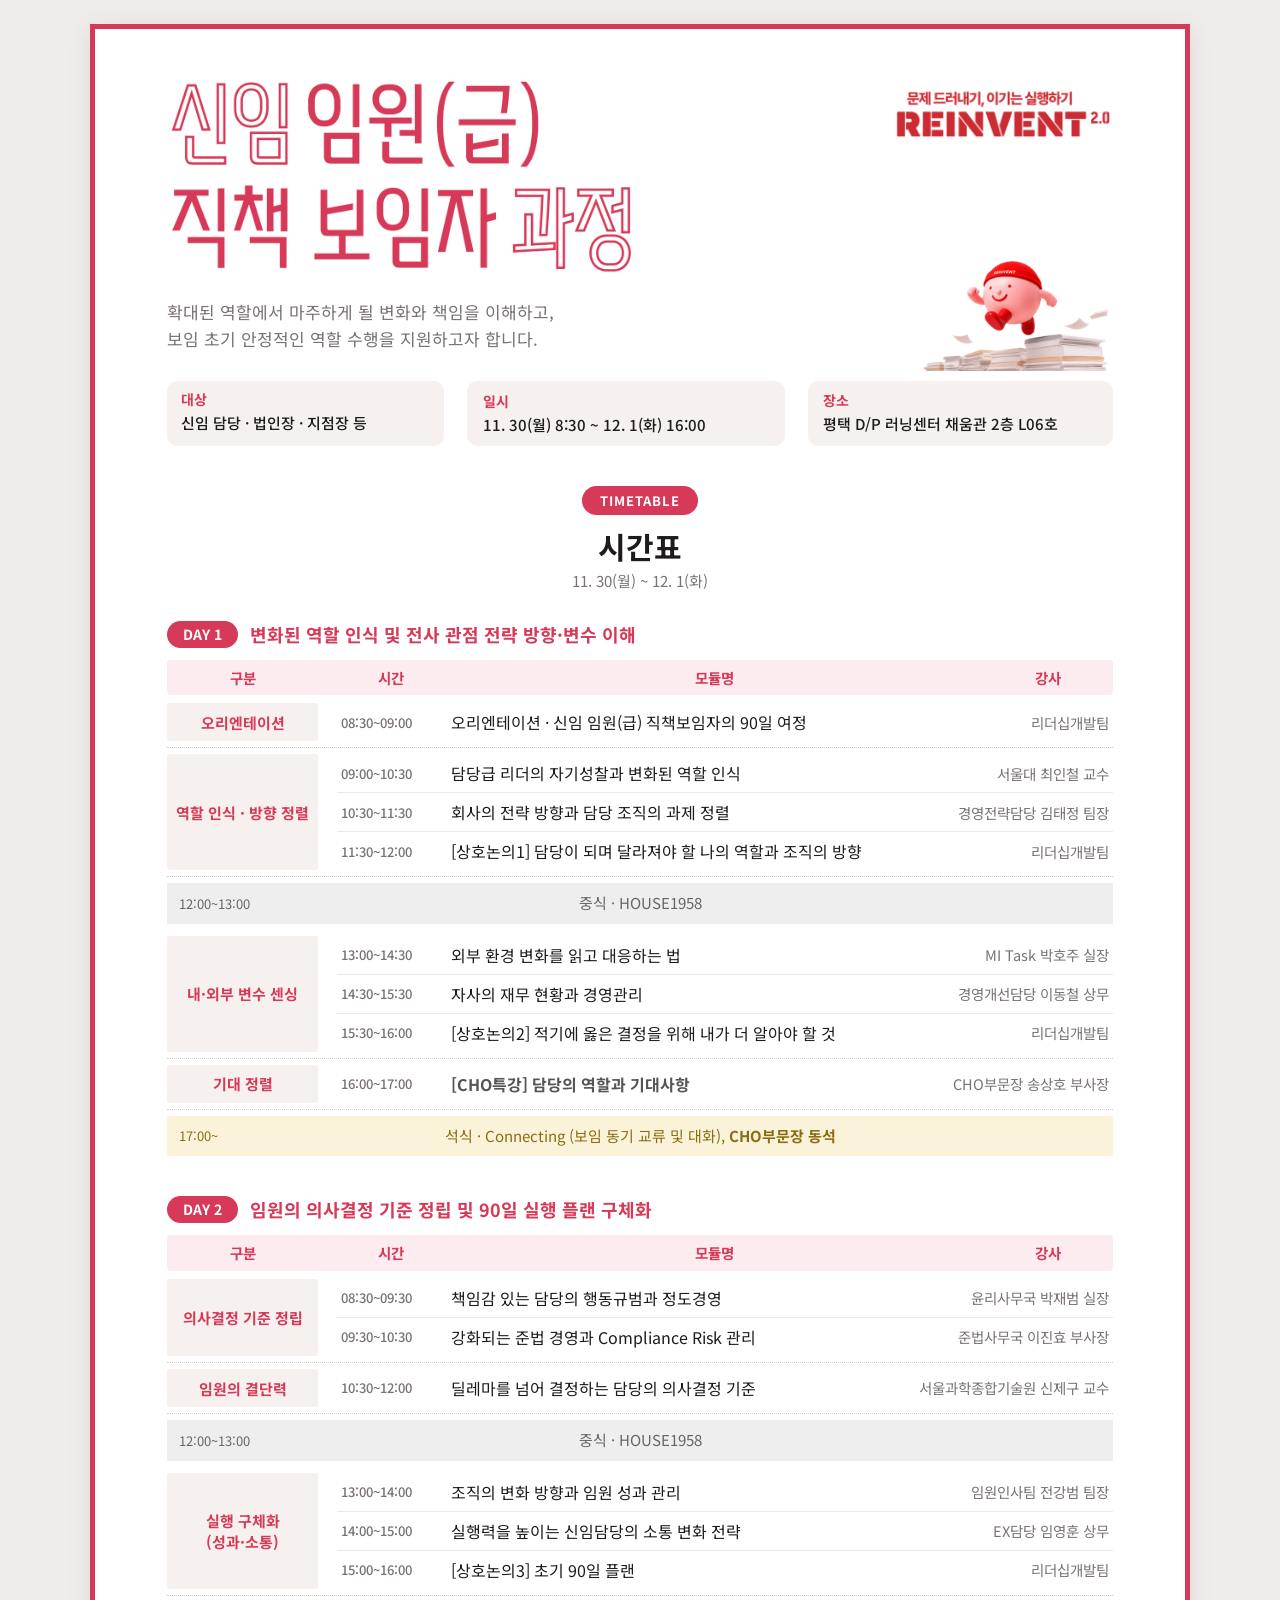
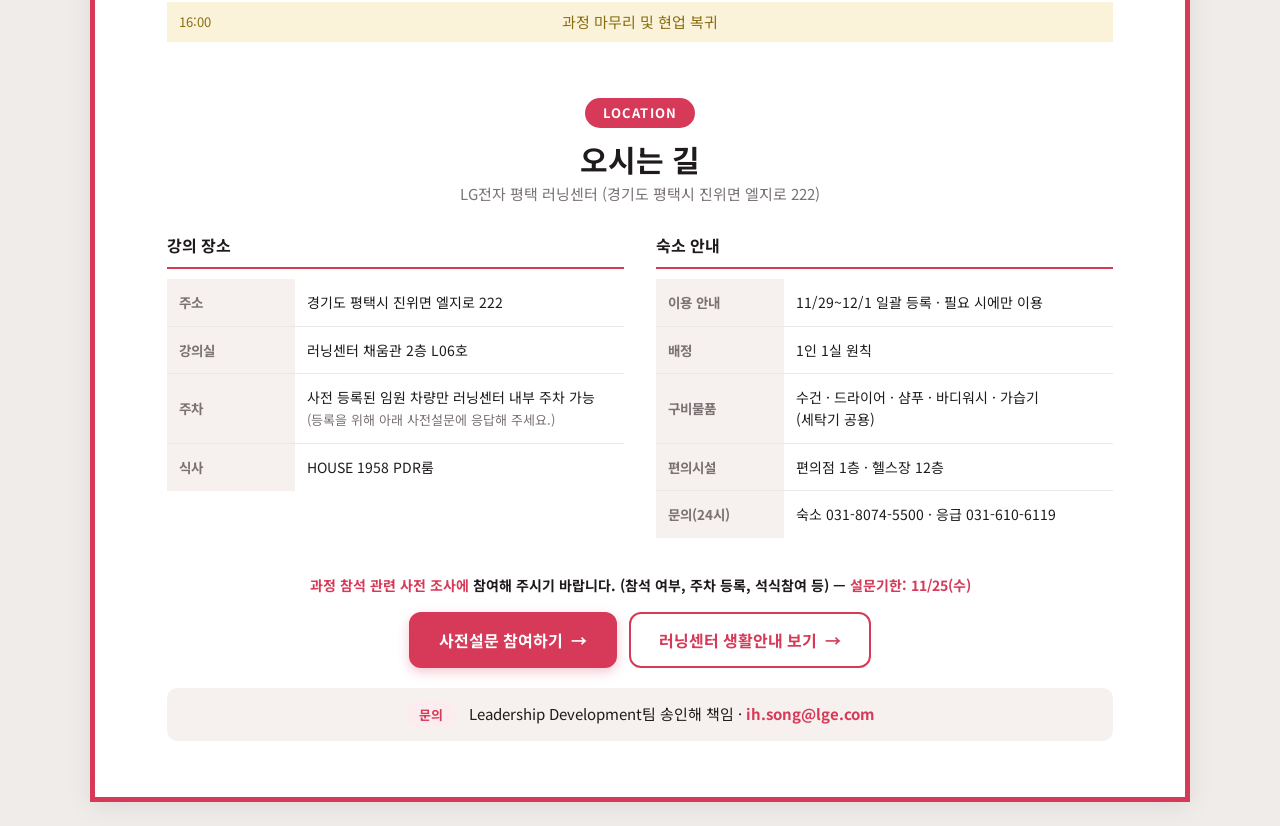
<file: NEL27/index.html>
<!doctype html>
<html lang="ko"><head><meta charset="utf-8">
<meta name="viewport" content="width=device-width,initial-scale=1">
<title>신임 임원(급) 직책 보임자 과정</title>
<link href="https://fonts.googleapis.com/css2?family=Noto+Sans+KR:wght@400;500;700&display=swap" rel="stylesheet">
<style>
:root{--acc:#d63a58;--chip-l:#fdecef;--soft:#f6f1ef;--meal:#fbf3d9;--mealink:#8a6d12;--ink:#1f1b1c;--mute:#7a7274;--line:#ece6e4;--dot:#d5cdca}
*{box-sizing:border-box}
body{margin:0;background:#efecea;color:var(--ink);font-family:'Noto Sans KR','Malgun Gothic',system-ui,sans-serif;line-height:1.5;word-break:keep-all;padding:24px 12px}
.page{max-width:1100px;margin:0 auto;background:#fff;border:5px solid var(--acc);padding:clamp(24px,3.6vw,48px) clamp(20px,6vw,72px) clamp(28px,4.6vw,56px);box-shadow:0 4px 24px rgba(0,0,0,.08)}
/* header */
.head{display:grid;grid-template-columns:1fr auto;grid-template-areas:"title side" "lead side";column-gap:24px;align-items:start}
.head .title{grid-area:title;width:min(100%,470px);height:auto;display:block}
.head .lead{grid-area:lead;margin:18px 0 0;color:var(--mute);font-size:clamp(12.5px,1.7vw,17px);line-height:1.6}
.head .side{grid-area:side;width:clamp(96px,22vw,230px);display:flex;flex-direction:column;align-items:flex-end;justify-content:space-between;gap:10px;align-self:stretch;margin-bottom:-18px}
.head .side img{width:100%;height:auto;display:block}
.head .side .mascot{width:88%}
/* info */
.info{display:grid;grid-template-columns:1fr 1.15fr 1.1fr;gap:2.4%;margin:28px 0 40px}
.info div{background:var(--soft);border-radius:10px;padding:3.2% 5%}
.info dt{color:var(--acc);font-weight:700;font-size:clamp(11px,1.7vw,14px)}
.info dd{margin:2px 0 0;font-weight:500;font-size:clamp(11px,1.4vw,15px);line-height:1.45;white-space:nowrap}
/* day */
.day{margin-bottom:40px}
.tt .sec-head{margin-bottom:28px}
.dayhead{display:flex;align-items:center;gap:12px;margin-bottom:12px}
.pill{background:var(--acc);color:#fff;font-weight:700;font-size:clamp(11px,1.8vw,14px);border-radius:999px;padding:3px 16px;white-space:nowrap}
.theme{color:var(--acc);font-weight:700;font-size:clamp(12px,1.7vw,18px)}
.mark{margin:6px 0 8px;text-align:right;color:var(--acc);font-weight:500;font-size:clamp(11px,1.7vw,14px)}
.grp{display:grid;grid-template-columns:16% 1fr;gap:2%;padding:6px 0;border-bottom:1.5px dotted var(--dot)}
.grp:last-child{border-bottom:0}
.grp h3{margin:0;background:var(--soft);color:var(--acc);font-weight:700;font-size:clamp(11px,1.5vw,15px);display:flex;align-items:center;justify-content:center;text-align:center;line-height:1.4;padding:6px;border-radius:2px}
ul{list-style:none;margin:0;padding:0}
li{display:flex;justify-content:space-between;align-items:center;gap:10px;padding:7px 4px;border-top:1px solid var(--line);font-size:clamp(11.5px,1.6vw,16px)}
li:first-child{border-top:0}
li .t{flex:none;width:clamp(70px,9.4vw,100px);color:var(--mute);font-weight:500;font-size:clamp(10.5px,1.3vw,13px);white-space:nowrap}
li .n{flex:1}
li .w{color:var(--mute);font-size:clamp(11px,1.5vw,14.5px);text-align:right;white-space:nowrap;flex:none}
.chip{display:inline-block;font-size:clamp(10px,1.5vw,12px);font-weight:700;padding:1px 9px;border-radius:999px;margin-left:7px;vertical-align:1px;white-space:nowrap}
li.cho .n{font-weight:700;color:#555}
.chip.ts{background:var(--acc);color:#fff}
.chip.sp{background:var(--chip-l);color:var(--acc);font-weight:500}
.band{background:var(--meal);color:var(--mealink);font-weight:700;display:grid;grid-template-columns:100px 1fr 100px;align-items:center;text-align:center;padding:9px 12px;margin:6px 0;font-size:clamp(12px,2vw,15px)}
.thead{display:grid;grid-template-columns:16% 1fr;gap:2%;margin-bottom:2px;background:var(--chip-l);color:var(--acc);font-weight:700;font-size:clamp(11px,1.45vw,14.5px);border-radius:4px;padding:7px 0}
.thead .hc{text-align:center}
.thead .hr{display:flex;gap:10px;padding:0 4px}
.thead .t{flex:none;width:clamp(70px,9.4vw,100px);text-align:center} .thead .n{flex:1;text-align:center} .thead .w{flex:none;width:clamp(96px,15vw,122px);text-align:center}
.band.dinner,.band.dinner .bt,.band.dinner .bx{font-weight:400}
.band.dinner strong{font-weight:700}
.band.closing,.band.closing .bt,.band.closing .bx{font-weight:400}
.band.lunch{background:#eeeeee;color:#666666}
.band.lunch,.band.lunch .bt,.band.lunch .bx{font-weight:400}
.band .bt{text-align:left;font-size:clamp(11px,1.7vw,13px)}
.endnote{margin:8px 0 0;text-align:right;color:var(--acc);font-weight:500;font-size:clamp(11px,1.7vw,14px)}
@media(max-width:560px){
  .thead{display:none}
  body{padding:0} .page{border-width:4px;box-shadow:none}
  .grp{grid-template-columns:1fr;gap:0}
  .grp h3{justify-content:flex-start;padding:6px 10px;margin-bottom:2px}
  li{flex-direction:column;align-items:flex-start;gap:2px}
  li .t{width:auto;font-size:12px} li .n{flex:none} li .w{text-align:left;white-space:normal}
  .band{grid-template-columns:1fr;gap:2px;text-align:center} .band .bt{text-align:center}

  .dayhead{flex-wrap:wrap;gap:6px}
  .info{grid-template-columns:1fr;gap:8px} .info div{padding:10px 14px} .info dd{font-size:13px;white-space:normal}
  .head .side{justify-content:flex-start;align-self:start;margin-bottom:0}
  .head{grid-template-areas:"title side" "lead lead"} .head .lead{margin-top:10px}
}

.sec{margin-top:56px}
.sec-head{text-align:center;margin:0 0 28px}
.sec-pill{display:inline-block;background:var(--acc);color:#fff;font-weight:700;font-size:13px;letter-spacing:.08em;padding:5px 18px;border-radius:999px}
.sec-title{font-size:clamp(22px,3vw,30px);font-weight:700;margin:12px 0 4px;line-height:1.3}
.sec-sub{margin:0;color:var(--mute);font-size:clamp(12.5px,1.6vw,15px)}
.loc-grid{display:grid;grid-template-columns:1fr 1fr;gap:32px}
.loc-col h3{margin:0 0 10px;padding-bottom:10px;border-bottom:2px solid var(--acc);font-size:clamp(14px,1.7vw,16px)}
.loc-col dl{margin:0}
.loc-col .r{display:grid;grid-template-columns:clamp(96px,10vw,132px) 1fr;border-bottom:1px solid var(--line)}
.loc-col .r:last-child{border-bottom:0}
.loc-col dt{background:var(--soft);color:var(--mute);font-weight:700;font-size:clamp(12px,1.3vw,13.5px);padding:12px 12px;display:flex;align-items:center;white-space:nowrap}
.loc-col dd{align-self:center;margin:0;padding:12px 12px;font-size:clamp(12.5px,1.3vw,14px);line-height:1.6}
.warn{color:var(--acc);font-weight:700}
.park-note{color:var(--mute);font-size:.93em}
.notice{text-align:center;margin:36px 0 0;font-weight:700;line-height:1.6;font-size:clamp(11px,1.35vw,14px);white-space:nowrap}
.notice .hl{color:var(--acc)}
.actions{display:flex;justify-content:center;gap:12px;flex-wrap:wrap;margin:16px 0 20px}
.btn{display:inline-flex;align-items:center;gap:8px;padding:14px 28px;border-radius:12px;border:2px solid var(--acc);color:var(--acc);background:#fff;font-weight:700;font-size:clamp(14px,1.7vw,16px);text-decoration:none;cursor:pointer;transition:transform .15s,box-shadow .15s}
.btn:hover{transform:translateY(-1px);box-shadow:0 6px 16px rgba(214,58,88,.22)}
.btn.primary{background:var(--acc);color:#fff;box-shadow:0 4px 12px rgba(214,58,88,.28)}
.btn:focus-visible{outline:3px solid #f2b6c2;outline-offset:2px}
.contact{display:flex;align-items:center;justify-content:center;gap:14px;flex-wrap:wrap;background:var(--soft);border-radius:10px;padding:14px 20px;text-align:center}
.contact .ct{background:var(--chip-l);color:var(--acc);font-weight:700;font-size:13px;padding:3px 12px;border-radius:999px}
.contact p{margin:0;font-size:clamp(13px,1.6vw,15px)}
.contact a{color:var(--acc);font-weight:700;text-decoration:none}
.contact a:hover{text-decoration:underline}
.overlay{position:fixed;inset:0;background:rgba(20,15,16,.4);opacity:0;pointer-events:none;transition:opacity .25s;z-index:900}
.overlay.open{opacity:1;pointer-events:auto}
.drawer{position:fixed;top:0;right:0;height:100%;width:max(50vw,480px);max-width:100vw;background:#fff;box-shadow:-8px 0 32px rgba(0,0,0,.22);transform:translateX(100%);visibility:hidden;transition:transform .3s ease,visibility 0s linear .3s;z-index:1000;display:flex;flex-direction:column}
.drawer.open{transform:translateX(0);visibility:visible;transition:transform .3s ease}
.d-head{display:flex;align-items:center;justify-content:space-between;gap:12px;padding:12px 16px;border-bottom:1px solid var(--line);font-size:15px}
.d-tools{display:flex;align-items:center;gap:14px}
.d-tools a{color:var(--acc);font-weight:700;font-size:13px;text-decoration:none;white-space:nowrap}
.d-tools a:hover{text-decoration:underline}
.d-tools button{border:0;background:var(--soft);width:34px;height:34px;border-radius:50%;font-size:16px;cursor:pointer;color:var(--ink)}
.d-tools button:hover{background:var(--chip-l);color:var(--acc)}
.drawer iframe{flex:1;width:100%;border:0;background:#fff}
.d-foot{margin:0;padding:8px 16px;font-size:12px;color:var(--mute);background:var(--soft);text-align:center}
@media(max-width:700px){.notice{white-space:normal;font-size:12.5px}.loc-grid{grid-template-columns:1fr;gap:28px}.drawer{width:100vw}.sec{margin-top:44px}.btn{width:100%;justify-content:center}}
@media print{.overlay,.drawer{display:none}}

@media print{body{background:#fff;padding:0}.page{box-shadow:none;max-width:none;border-width:4px}@page{size:A4;margin:0}}
</style></head>
<body><main class="page">
  <div class="head">
    <img class="title" alt="신임 임원(급) 직책 보임자 과정" src="[data-uri]">
    <p class="lead">확대된 역할에서 마주하게 될 변화와 책임을 이해하고,<br>보임 초기 안정적인 역할 수행을 지원하고자 합니다.</p>
    <div class="side">
      <img class="logo" alt="REINVENT 2.0 문제 드러내기, 이기는 실행하기" src="[data-uri]">
      <img class="mascot" alt="" src="[data-uri]">
    </div>
  </div>
  <dl class="info">
    <div><dt>대상</dt><dd>신임 담당 · 법인장 · 지점장 등</dd></div>
    <div><dt>일시</dt><dd>11. 30(월) 8:30 ~ 12. 1(화) 16:00</dd></div>
    <div><dt>장소</dt><dd>평택 D/P 러닝센터 채움관 2층 L06호</dd></div>
  </dl>
  <section class="tt"><div class="sec-head"><span class="sec-pill">TIMETABLE</span><h2 class="sec-title">시간표</h2><p class="sec-sub">11. 30(월) ~ 12. 1(화)</p></div>
  <section class="day">
  <div class="dayhead"><span class="pill">DAY 1</span><span class="theme">변화된 역할 인식 및 전사 관점 전략 방향·변수 이해</span></div>
  <div class="thead"><span class="hc">구분</span><div class="hr"><span class="t">시간</span><span class="n">모듈명</span><span class="w">강사</span></div></div>
  <div class="grp"><h3>오리엔테이션</h3><ul><li class=""><span class="t">08:30~09:00</span><span class="n">오리엔테이션 · 신임 임원(급) 직책보임자의 90일 여정</span><span class="w">리더십개발팀</span></li></ul></div><div class="grp"><h3>역할 인식 · 방향 정렬</h3><ul><li class=""><span class="t">09:00~10:30</span><span class="n">담당급 리더의 자기성찰과 변화된 역할 인식</span><span class="w">서울대 최인철 교수</span></li><li class=""><span class="t">10:30~11:30</span><span class="n">회사의 전략 방향과 담당 조직의 과제 정렬</span><span class="w">경영전략담당 김태정 팀장</span></li><li class=""><span class="t">11:30~12:00</span><span class="n">[상호논의1] 담당이 되며 달라져야 할 나의 역할과 조직의 방향</span><span class="w">리더십개발팀</span></li></ul></div><div class="band lunch"><span class="bt">12:00~13:00</span><span class="bx">중식 · HOUSE1958</span></div><div class="grp"><h3>내·외부 변수 센싱</h3><ul><li class=""><span class="t">13:00~14:30</span><span class="n">외부 환경 변화를 읽고 대응하는 법</span><span class="w">MI Task 박호주 실장</span></li><li class=""><span class="t">14:30~15:30</span><span class="n">자사의 재무 현황과 경영관리</span><span class="w">경영개선담당 이동철 상무</span></li><li class=""><span class="t">15:30~16:00</span><span class="n">[상호논의2] 적기에 옳은 결정을 위해 내가 더 알아야 할 것</span><span class="w">리더십개발팀</span></li></ul></div><div class="grp"><h3>기대 정렬</h3><ul><li class="cho"><span class="t">16:00~17:00</span><span class="n">[CHO특강] 담당의 역할과 기대사항</span><span class="w">CHO부문장 송상호 부사장</span></li></ul></div>
  <div class="band dinner"><span class="bt">17:00~</span><span class="bx">석식 · Connecting (보임 동기 교류 및 대화), <strong>CHO부문장 동석</strong></span></div>
  
</section>
  <section class="day">
  <div class="dayhead"><span class="pill">DAY 2</span><span class="theme">임원의 의사결정 기준 정립 및 90일 실행 플랜 구체화</span></div>
  <div class="thead"><span class="hc">구분</span><div class="hr"><span class="t">시간</span><span class="n">모듈명</span><span class="w">강사</span></div></div>
  <div class="grp"><h3>의사결정 기준 정립</h3><ul><li class=""><span class="t">08:30~09:30</span><span class="n">책임감 있는 담당의 행동규범과 정도경영</span><span class="w">윤리사무국 박재범 실장</span></li><li class=""><span class="t">09:30~10:30</span><span class="n">강화되는 준법 경영과 Compliance Risk 관리</span><span class="w">준법사무국 이진효 부사장</span></li></ul></div><div class="grp"><h3>임원의 결단력</h3><ul><li class=""><span class="t">10:30~12:00</span><span class="n">딜레마를 넘어 결정하는 담당의 의사결정 기준</span><span class="w">서울과학종합기술원 신제구 교수</span></li></ul></div><div class="band lunch"><span class="bt">12:00~13:00</span><span class="bx">중식 · HOUSE1958</span></div><div class="grp"><h3>실행 구체화<br>(성과·소통)</h3><ul><li class=""><span class="t">13:00~14:00</span><span class="n">조직의 변화 방향과 임원 성과 관리</span><span class="w">임원인사팀 전강범 팀장</span></li><li class=""><span class="t">14:00~15:00</span><span class="n">실행력을 높이는 신임담당의 소통 변화 전략</span><span class="w">EX담당 임영훈 상무</span></li><li class=""><span class="t">15:00~16:00</span><span class="n">[상호논의3] 초기 90일 플랜</span><span class="w">리더십개발팀</span></li></ul></div>
  <div class="band closing"><span class="bt">16:00</span><span class="bx">과정 마무리 및 현업 복귀</span></div>
  
</section>
  </section>
  <section class="sec loc"><div class="sec-head"><span class="sec-pill">LOCATION</span><h2 class="sec-title">오시는 길</h2><p class="sec-sub">LG전자 평택 러닝센터 (경기도 평택시 진위면 엘지로 222)</p></div>
  <div class="loc-grid">
    <div class="loc-col"><h3>강의 장소</h3><dl><div class="r"><dt>주소</dt><dd>경기도 평택시 진위면 엘지로 222</dd></div><div class="r"><dt>강의실</dt><dd>러닝센터 채움관 2층 L06호</dd></div><div class="r"><dt>주차</dt><dd>사전 등록된 임원 차량만 러닝센터 내부 주차 가능<br><span class="park-note">(등록을 위해 아래 사전설문에 응답해 주세요.)</span></dd></div><div class="r"><dt>식사</dt><dd>HOUSE 1958 PDR룸</dd></div></dl></div>
    <div class="loc-col"><h3>숙소 안내</h3><dl><div class="r"><dt>이용 안내</dt><dd>11/29~12/1 일괄 등록 · 필요 시에만 이용</dd></div><div class="r"><dt>배정</dt><dd>1인 1실 원칙</dd></div><div class="r"><dt>구비물품</dt><dd>수건 · 드라이어 · 샴푸 · 바디워시 · 가습기 (세탁기&nbsp;공용)</dd></div><div class="r"><dt>편의시설</dt><dd>편의점 1층 · 헬스장 12층</dd></div><div class="r"><dt>문의(24시)</dt><dd>숙소 031-8074-5500 · 응급 031-610-6119</dd></div></dl></div>
  </div>
  <p class="notice"><span class="hl">과정 참석 관련 사전 조사에</span> 참여해 주시기 바랍니다. (참석 여부, 주차 등록, 석식참여 등) — <span class="hl">설문기한: 11/25(수)</span></p>
  <div class="actions">
    <a class="btn primary" href="https://moaform.com/q/GdDBwv" target="_blank" rel="noopener" data-drawer data-title="사전설문 참여하기">사전설문 참여하기 <span aria-hidden="true">→</span></a>
    <a class="btn" href="https://lgehqex.github.io/learningcenter/" target="_blank" rel="noopener" data-drawer data-title="러닝센터 생활안내">러닝센터 생활안내 보기 <span aria-hidden="true">→</span></a>
  </div>
  <div class="contact"><span class="ct">문의</span><p>Leadership Development팀 송인해 책임 · <a href="mailto:ih.song@lge.com">ih.song@lge.com</a></p></div>
</section>
</main>
<div class="overlay" id="overlay"></div>
<aside class="drawer" id="drawer" role="dialog" aria-modal="true" aria-labelledby="drawerTitle" aria-hidden="true">
  <div class="d-head"><strong id="drawerTitle"></strong>
    <div class="d-tools"><a id="drawerExt" href="#" target="_blank" rel="noopener">새 창으로 열기 ↗</a><button type="button" id="drawerClose" aria-label="닫기">✕</button></div></div>
  <iframe id="drawerFrame" title="" src="about:blank"></iframe>
  <p class="d-foot">화면이 표시되지 않으면 위의 '새 창으로 열기'를 눌러 주세요.</p>
</aside>
<script>
(function(){
  var drawer=document.getElementById('drawer'),overlay=document.getElementById('overlay'),
      frame=document.getElementById('drawerFrame'),title=document.getElementById('drawerTitle'),
      ext=document.getElementById('drawerExt'),closeBtn=document.getElementById('drawerClose'),last=null;
  function open(url,t,trigger){
    last=trigger||null;title.textContent=t;frame.title=t;ext.href=url;
    if(frame.getAttribute('data-src')!==url){frame.src=url;frame.setAttribute('data-src',url);}
    drawer.classList.add('open');overlay.classList.add('open');drawer.setAttribute('aria-hidden','false');
    document.body.style.overflow='hidden';closeBtn.focus();
  }
  function close(){
    drawer.classList.remove('open');overlay.classList.remove('open');drawer.setAttribute('aria-hidden','true');
    document.body.style.overflow='';if(last)last.focus();
  }
  document.querySelectorAll('[data-drawer]').forEach(function(a){
    a.addEventListener('click',function(e){e.preventDefault();open(a.href,a.getAttribute('data-title')||a.textContent,a);});
  });
  closeBtn.addEventListener('click',close);overlay.addEventListener('click',close);
  document.addEventListener('keydown',function(e){if(e.key==='Escape'&&drawer.classList.contains('open'))close();});
})();
</script></body></html>
</file>
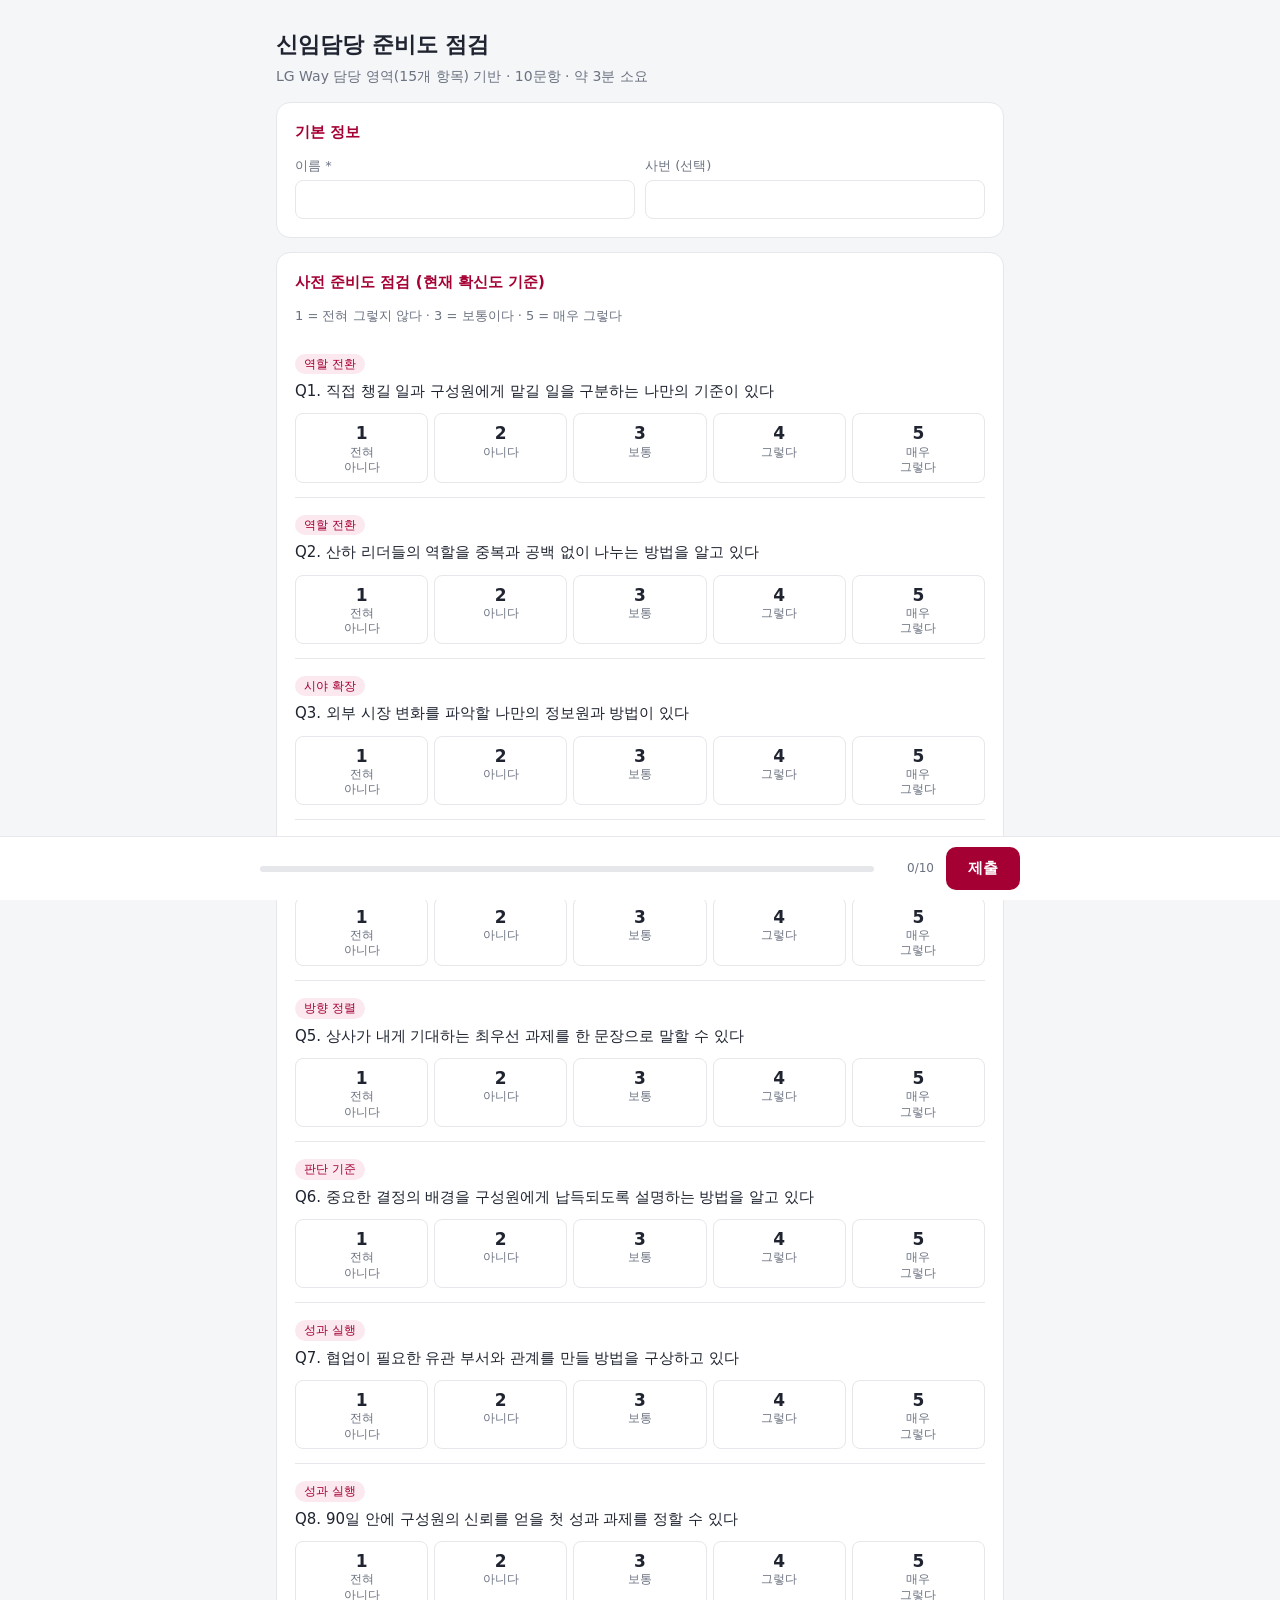
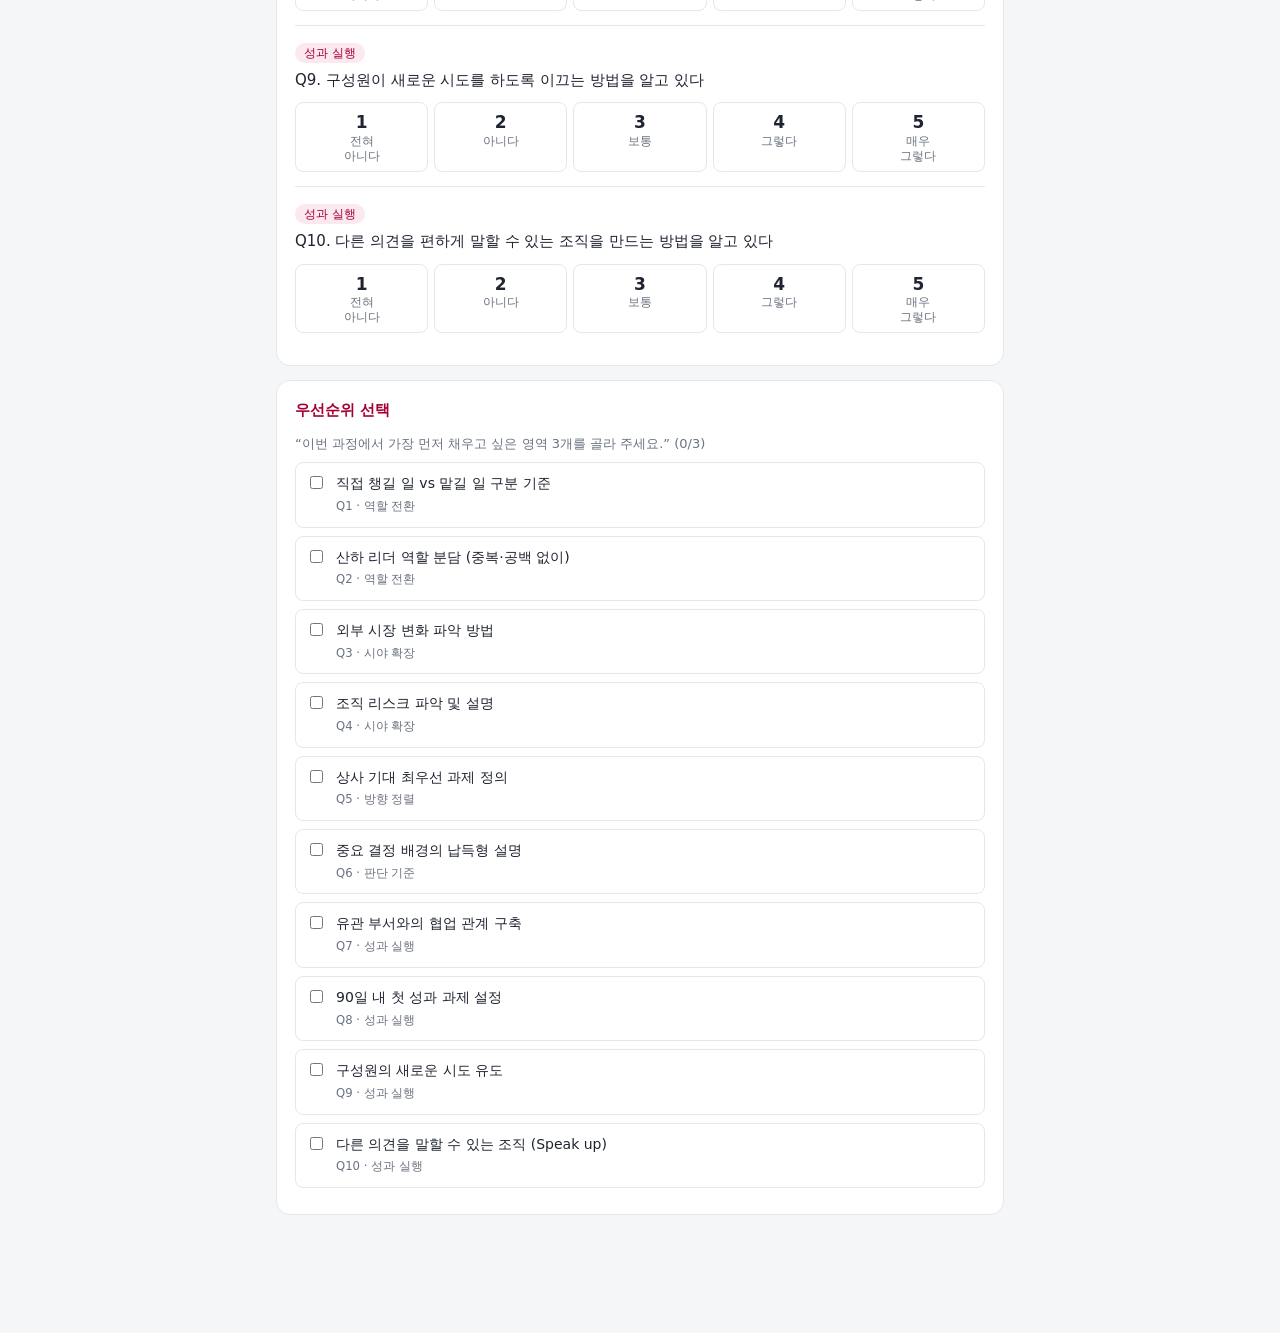
<file: NEL27/pre-survey.html>
<!DOCTYPE html>
<html lang="ko">
<head>
<base target="_top">
<meta charset="utf-8">
<meta name="viewport" content="width=device-width, initial-scale=1">
<title>신임담당 준비도 점검</title>
<style>
  :root{--bg:#f5f6f8;--card:#fff;--ink:#1f2430;--sub:#6b7280;--line:#e5e7eb;--brand:#a50034;--brand-soft:#fbe9ef;}
  *{box-sizing:border-box}
  body{margin:0;background:var(--bg);color:var(--ink);font-family:"Noto Sans KR","Malgun Gothic",system-ui,sans-serif;line-height:1.55}
  .wrap{max-width:760px;margin:0 auto;padding:20px 16px 90px}
  header h1{font-size:22px;margin:8px 0 4px}
  header p{margin:0;color:var(--sub);font-size:14px}
  .card{background:var(--card);border:1px solid var(--line);border-radius:14px;padding:18px;margin-top:14px}
  .card h2{font-size:15px;margin:0 0 12px;color:var(--brand)}
  .intro{font-size:13px;color:var(--sub);margin:0 0 10px}
  ul.intro{padding-left:18px}
  ul.intro li{margin-bottom:3px}
  .grid{display:grid;grid-template-columns:1fr 1fr;gap:10px}
  .grid .full{grid-column:1/-1}
  label.f{display:block;font-size:13px;color:var(--sub);margin-bottom:4px}
  input[type=text]{width:100%;padding:10px 12px;border:1px solid var(--line);border-radius:8px;font-size:15px}
  input[type=text]:focus{outline:2px solid var(--brand-soft);border-color:var(--brand)}
  .seg{display:flex;gap:8px}
  .seg label{flex:1;text-align:center;border:1px solid var(--line);border-radius:8px;padding:10px;cursor:pointer;font-size:14px}
  .seg input{display:none}
  .seg label:has(input:checked){border-color:var(--brand);background:var(--brand-soft);font-weight:700;color:var(--brand)}
  .q{padding:14px 0;border-top:1px solid var(--line)}
  .q.first{border-top:0}
  .q .tag{display:inline-block;font-size:12px;color:var(--brand);background:var(--brand-soft);border-radius:999px;padding:1px 9px;margin-bottom:6px}
  .q .txt{font-size:15px;font-weight:500;margin-bottom:10px}
  .scale{display:grid;grid-template-columns:repeat(5,1fr);gap:6px}
  .scale label{border:1px solid var(--line);border-radius:8px;text-align:center;padding:8px 0 6px;cursor:pointer;font-size:12px;color:var(--sub);line-height:1.3}
  .scale label b{display:block;font-size:17px;color:var(--ink)}
  .scale input{display:none}
  .scale label:has(input:checked){background:var(--brand);border-color:var(--brand);color:#fff}
  .scale label:has(input:checked) b{color:#fff}
  .q.err{background:#fff5f5;border-radius:8px}
  .prio label{display:flex;gap:10px;align-items:flex-start;padding:10px;border:1px solid var(--line);border-radius:8px;margin-bottom:8px;cursor:pointer;font-size:14px}
  .prio label:has(input:checked){border-color:var(--brand);background:var(--brand-soft)}
  .prio label.dis{opacity:.45;cursor:not-allowed}
  .prio small{color:var(--sub)}
  .count{font-size:13px;color:var(--sub);margin-bottom:8px}
  .bar{position:fixed;left:0;right:0;bottom:0;background:#fff;border-top:1px solid var(--line);padding:10px 16px}
  .bar .in{max-width:760px;margin:0 auto;display:flex;align-items:center;gap:12px}
  .prog{flex:1;height:6px;background:var(--line);border-radius:3px;overflow:hidden}
  .prog i{display:block;height:100%;width:0;background:var(--brand);transition:width .2s}
  .pt{font-size:12px;color:var(--sub);min-width:48px;text-align:right}
  button{background:var(--brand);color:#fff;border:0;border-radius:10px;padding:12px 22px;font-size:15px;font-weight:700;cursor:pointer}
  button:disabled{opacity:.5;cursor:wait}
  #msg{color:#c0152f;font-size:13px;margin-top:10px;min-height:18px}
  #done{display:none;text-align:center;padding:60px 10px}
  #done h2{font-size:22px}
</style>
</head>
<body>
<div class="wrap">
  <header>
    <h1>신임담당 준비도 점검</h1>
    <p>LG Way 담당 영역(15개 항목) 기반 · 10문항 · 약 3분 소요</p>
  </header>

  <form id="form" onsubmit="return false">

    <div class="card">
      <h2>기본 정보</h2>
      <div class="grid">
        <div><label class="f">이름 *</label><input type="text" id="name" autocomplete="off"></div>
        <div><label class="f">사번 (선택)</label><input type="text" id="empId" autocomplete="off"></div>
      </div>
    </div>

    <div class="card">
      <h2>사전 준비도 점검 (현재 확신도 기준)</h2>
      <p class="intro">1 = 전혀 그렇지 않다 · 3 = 보통이다 · 5 = 매우 그렇다</p>
      <div class="q first" id="box_q1">
        <span class="tag">역할 전환</span>
        <div class="txt">Q1. 직접 챙길 일과 구성원에게 맡길 일을 구분하는 나만의 기준이 있다</div>
        <div class="scale"><label><input type="radio" name="q1" value="1"><b>1</b>전혀<br>아니다</label><label><input type="radio" name="q1" value="2"><b>2</b>아니다</label><label><input type="radio" name="q1" value="3"><b>3</b>보통</label><label><input type="radio" name="q1" value="4"><b>4</b>그렇다</label><label><input type="radio" name="q1" value="5"><b>5</b>매우<br>그렇다</label></div>
      </div>
      <div class="q" id="box_q2">
        <span class="tag">역할 전환</span>
        <div class="txt">Q2. 산하 리더들의 역할을 중복과 공백 없이 나누는 방법을 알고 있다</div>
        <div class="scale"><label><input type="radio" name="q2" value="1"><b>1</b>전혀<br>아니다</label><label><input type="radio" name="q2" value="2"><b>2</b>아니다</label><label><input type="radio" name="q2" value="3"><b>3</b>보통</label><label><input type="radio" name="q2" value="4"><b>4</b>그렇다</label><label><input type="radio" name="q2" value="5"><b>5</b>매우<br>그렇다</label></div>
      </div>
      <div class="q" id="box_q3">
        <span class="tag">시야 확장</span>
        <div class="txt">Q3. 외부 시장 변화를 파악할 나만의 정보원과 방법이 있다</div>
        <div class="scale"><label><input type="radio" name="q3" value="1"><b>1</b>전혀<br>아니다</label><label><input type="radio" name="q3" value="2"><b>2</b>아니다</label><label><input type="radio" name="q3" value="3"><b>3</b>보통</label><label><input type="radio" name="q3" value="4"><b>4</b>그렇다</label><label><input type="radio" name="q3" value="5"><b>5</b>매우<br>그렇다</label></div>
      </div>
      <div class="q" id="box_q4">
        <span class="tag">시야 확장</span>
        <div class="txt">Q4. 우리 조직의 주요 리스크를 파악하고 설명할 수 있다</div>
        <div class="scale"><label><input type="radio" name="q4" value="1"><b>1</b>전혀<br>아니다</label><label><input type="radio" name="q4" value="2"><b>2</b>아니다</label><label><input type="radio" name="q4" value="3"><b>3</b>보통</label><label><input type="radio" name="q4" value="4"><b>4</b>그렇다</label><label><input type="radio" name="q4" value="5"><b>5</b>매우<br>그렇다</label></div>
      </div>
      <div class="q" id="box_q5">
        <span class="tag">방향 정렬</span>
        <div class="txt">Q5. 상사가 내게 기대하는 최우선 과제를 한 문장으로 말할 수 있다</div>
        <div class="scale"><label><input type="radio" name="q5" value="1"><b>1</b>전혀<br>아니다</label><label><input type="radio" name="q5" value="2"><b>2</b>아니다</label><label><input type="radio" name="q5" value="3"><b>3</b>보통</label><label><input type="radio" name="q5" value="4"><b>4</b>그렇다</label><label><input type="radio" name="q5" value="5"><b>5</b>매우<br>그렇다</label></div>
      </div>
      <div class="q" id="box_q6">
        <span class="tag">판단 기준</span>
        <div class="txt">Q6. 중요한 결정의 배경을 구성원에게 납득되도록 설명하는 방법을 알고 있다</div>
        <div class="scale"><label><input type="radio" name="q6" value="1"><b>1</b>전혀<br>아니다</label><label><input type="radio" name="q6" value="2"><b>2</b>아니다</label><label><input type="radio" name="q6" value="3"><b>3</b>보통</label><label><input type="radio" name="q6" value="4"><b>4</b>그렇다</label><label><input type="radio" name="q6" value="5"><b>5</b>매우<br>그렇다</label></div>
      </div>
      <div class="q" id="box_q7">
        <span class="tag">성과 실행</span>
        <div class="txt">Q7. 협업이 필요한 유관 부서와 관계를 만들 방법을 구상하고 있다</div>
        <div class="scale"><label><input type="radio" name="q7" value="1"><b>1</b>전혀<br>아니다</label><label><input type="radio" name="q7" value="2"><b>2</b>아니다</label><label><input type="radio" name="q7" value="3"><b>3</b>보통</label><label><input type="radio" name="q7" value="4"><b>4</b>그렇다</label><label><input type="radio" name="q7" value="5"><b>5</b>매우<br>그렇다</label></div>
      </div>
      <div class="q" id="box_q8">
        <span class="tag">성과 실행</span>
        <div class="txt">Q8. 90일 안에 구성원의 신뢰를 얻을 첫 성과 과제를 정할 수 있다</div>
        <div class="scale"><label><input type="radio" name="q8" value="1"><b>1</b>전혀<br>아니다</label><label><input type="radio" name="q8" value="2"><b>2</b>아니다</label><label><input type="radio" name="q8" value="3"><b>3</b>보통</label><label><input type="radio" name="q8" value="4"><b>4</b>그렇다</label><label><input type="radio" name="q8" value="5"><b>5</b>매우<br>그렇다</label></div>
      </div>
      <div class="q" id="box_q9">
        <span class="tag">성과 실행</span>
        <div class="txt">Q9. 구성원이 새로운 시도를 하도록 이끄는 방법을 알고 있다</div>
        <div class="scale"><label><input type="radio" name="q9" value="1"><b>1</b>전혀<br>아니다</label><label><input type="radio" name="q9" value="2"><b>2</b>아니다</label><label><input type="radio" name="q9" value="3"><b>3</b>보통</label><label><input type="radio" name="q9" value="4"><b>4</b>그렇다</label><label><input type="radio" name="q9" value="5"><b>5</b>매우<br>그렇다</label></div>
      </div>
      <div class="q" id="box_q10">
        <span class="tag">성과 실행</span>
        <div class="txt">Q10. 다른 의견을 편하게 말할 수 있는 조직을 만드는 방법을 알고 있다</div>
        <div class="scale"><label><input type="radio" name="q10" value="1"><b>1</b>전혀<br>아니다</label><label><input type="radio" name="q10" value="2"><b>2</b>아니다</label><label><input type="radio" name="q10" value="3"><b>3</b>보통</label><label><input type="radio" name="q10" value="4"><b>4</b>그렇다</label><label><input type="radio" name="q10" value="5"><b>5</b>매우<br>그렇다</label></div>
      </div>
    </div>

    <div class="card">
      <h2>우선순위 선택</h2>
      <div class="count">“이번 과정에서 가장 먼저 채우고 싶은 영역 3개를 골라 주세요.” (<span id="cnt">0</span>/3)</div>
      <div class="prio">
        <label id="pl_1"><input type="checkbox" name="prio" value="1"><span>직접 챙길 일 vs 맡길 일 구분 기준<br><small>Q1 · 역할 전환</small></span></label>
        <label id="pl_2"><input type="checkbox" name="prio" value="2"><span>산하 리더 역할 분담 (중복·공백 없이)<br><small>Q2 · 역할 전환</small></span></label>
        <label id="pl_3"><input type="checkbox" name="prio" value="3"><span>외부 시장 변화 파악 방법<br><small>Q3 · 시야 확장</small></span></label>
        <label id="pl_4"><input type="checkbox" name="prio" value="4"><span>조직 리스크 파악 및 설명<br><small>Q4 · 시야 확장</small></span></label>
        <label id="pl_5"><input type="checkbox" name="prio" value="5"><span>상사 기대 최우선 과제 정의<br><small>Q5 · 방향 정렬</small></span></label>
        <label id="pl_6"><input type="checkbox" name="prio" value="6"><span>중요 결정 배경의 납득형 설명<br><small>Q6 · 판단 기준</small></span></label>
        <label id="pl_7"><input type="checkbox" name="prio" value="7"><span>유관 부서와의 협업 관계 구축<br><small>Q7 · 성과 실행</small></span></label>
        <label id="pl_8"><input type="checkbox" name="prio" value="8"><span>90일 내 첫 성과 과제 설정<br><small>Q8 · 성과 실행</small></span></label>
        <label id="pl_9"><input type="checkbox" name="prio" value="9"><span>구성원의 새로운 시도 유도<br><small>Q9 · 성과 실행</small></span></label>
        <label id="pl_10"><input type="checkbox" name="prio" value="10"><span>다른 의견을 말할 수 있는 조직 (Speak up)<br><small>Q10 · 성과 실행</small></span></label>
      </div>
    </div>
    <div id="msg"></div>
  </form>

  <div id="done">
    <h2>제출이 완료되었습니다 🙌</h2>
    <p style="color:var(--sub)">응답은 과정 상호논의 및 90일 플랜에 반영됩니다.</p>
  </div>
</div>

<div class="bar" id="bar"><div class="in">
  <div class="prog"><i id="progBar"></i></div>
  <div class="pt" id="progTxt">0/10</div>
  <button id="submitBtn">제출</button>
</div></div>

<script>
var N = 10;
function $(id){ return document.getElementById(id); }

document.addEventListener('change', function(e){
  var t = e.target;
  if (t.name === 'prio') {
    var boxes = document.querySelectorAll('input[name=prio]');
    var checked = document.querySelectorAll('input[name=prio]:checked').length;
    $('cnt').textContent = checked;
    boxes.forEach(function(cb){
      var dis = checked >= 3 && !cb.checked;
      cb.disabled = dis;
      $('pl_' + cb.value).classList.toggle('dis', dis);
    });
  }
  var done = 0;
  for (var i = 1; i <= N; i++) if (document.querySelector('input[name=q' + i + ']:checked')) done++;
  $('progBar').style.width = (done / N * 100) + '%';
  $('progTxt').textContent = done + '/' + N;
  if (/^q\d+$/.test(t.name)) $('box_' + t.name).classList.remove('err');
});

$('submitBtn').addEventListener('click', function(){
  $('msg').textContent = '';
  var name = $('name').value.trim();
  if (!name) { $('msg').textContent = '이름을 입력해 주세요.'; $('name').focus(); return; }

  var scores = [], first = null;
  for (var i = 1; i <= N; i++) {
    var c = document.querySelector('input[name=q' + i + ']:checked');
    if (c) scores.push(Number(c.value));
    else { $('box_q' + i).classList.add('err'); if (!first) first = i; }
  }
  if (first) { $('msg').textContent = '응답하지 않은 문항이 있습니다.'; $('box_q' + first).scrollIntoView({behavior:'smooth', block:'center'}); return; }

  var priorities = Array.prototype.map.call(document.querySelectorAll('input[name=prio]:checked'), function(c){ return Number(c.value); });
  if (priorities.length !== 3) { $('msg').textContent = '우선 영역을 정확히 3개 선택해 주세요.'; return; }

  var btn = $('submitBtn'); btn.disabled = true; btn.textContent = '제출 중…';
  google.script.run
    .withSuccessHandler(function(){
      $('form').style.display = 'none'; $('bar').style.display = 'none'; $('done').style.display = 'block'; window.scrollTo(0, 0);
    })
    .withFailureHandler(function(err){
      btn.disabled = false; btn.textContent = '제출'; $('msg').textContent = '오류: ' + (err.message || err);
    })
    .submitResponse({
      name: name, empId: $('empId').value.trim(),
      scores: scores, priorities: priorities
    });
});
</script>
</body>
</html>
</file>
